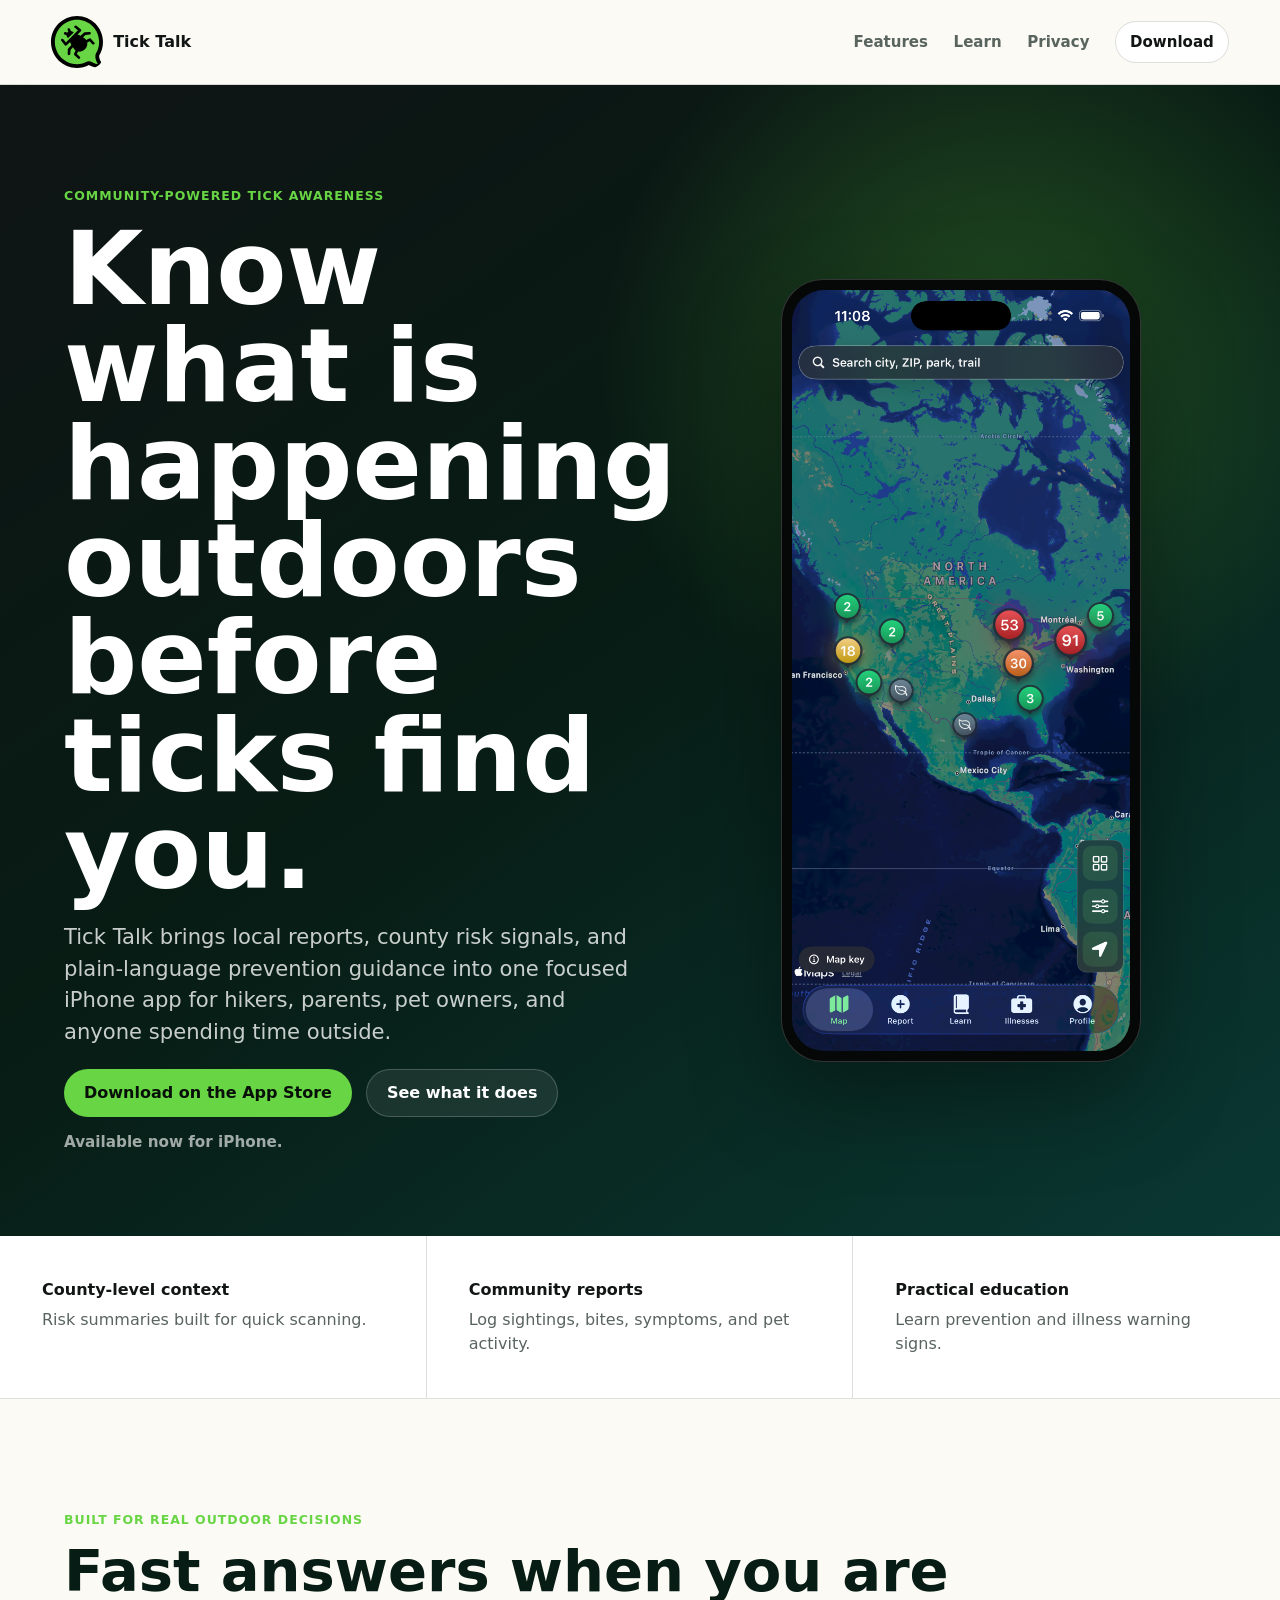
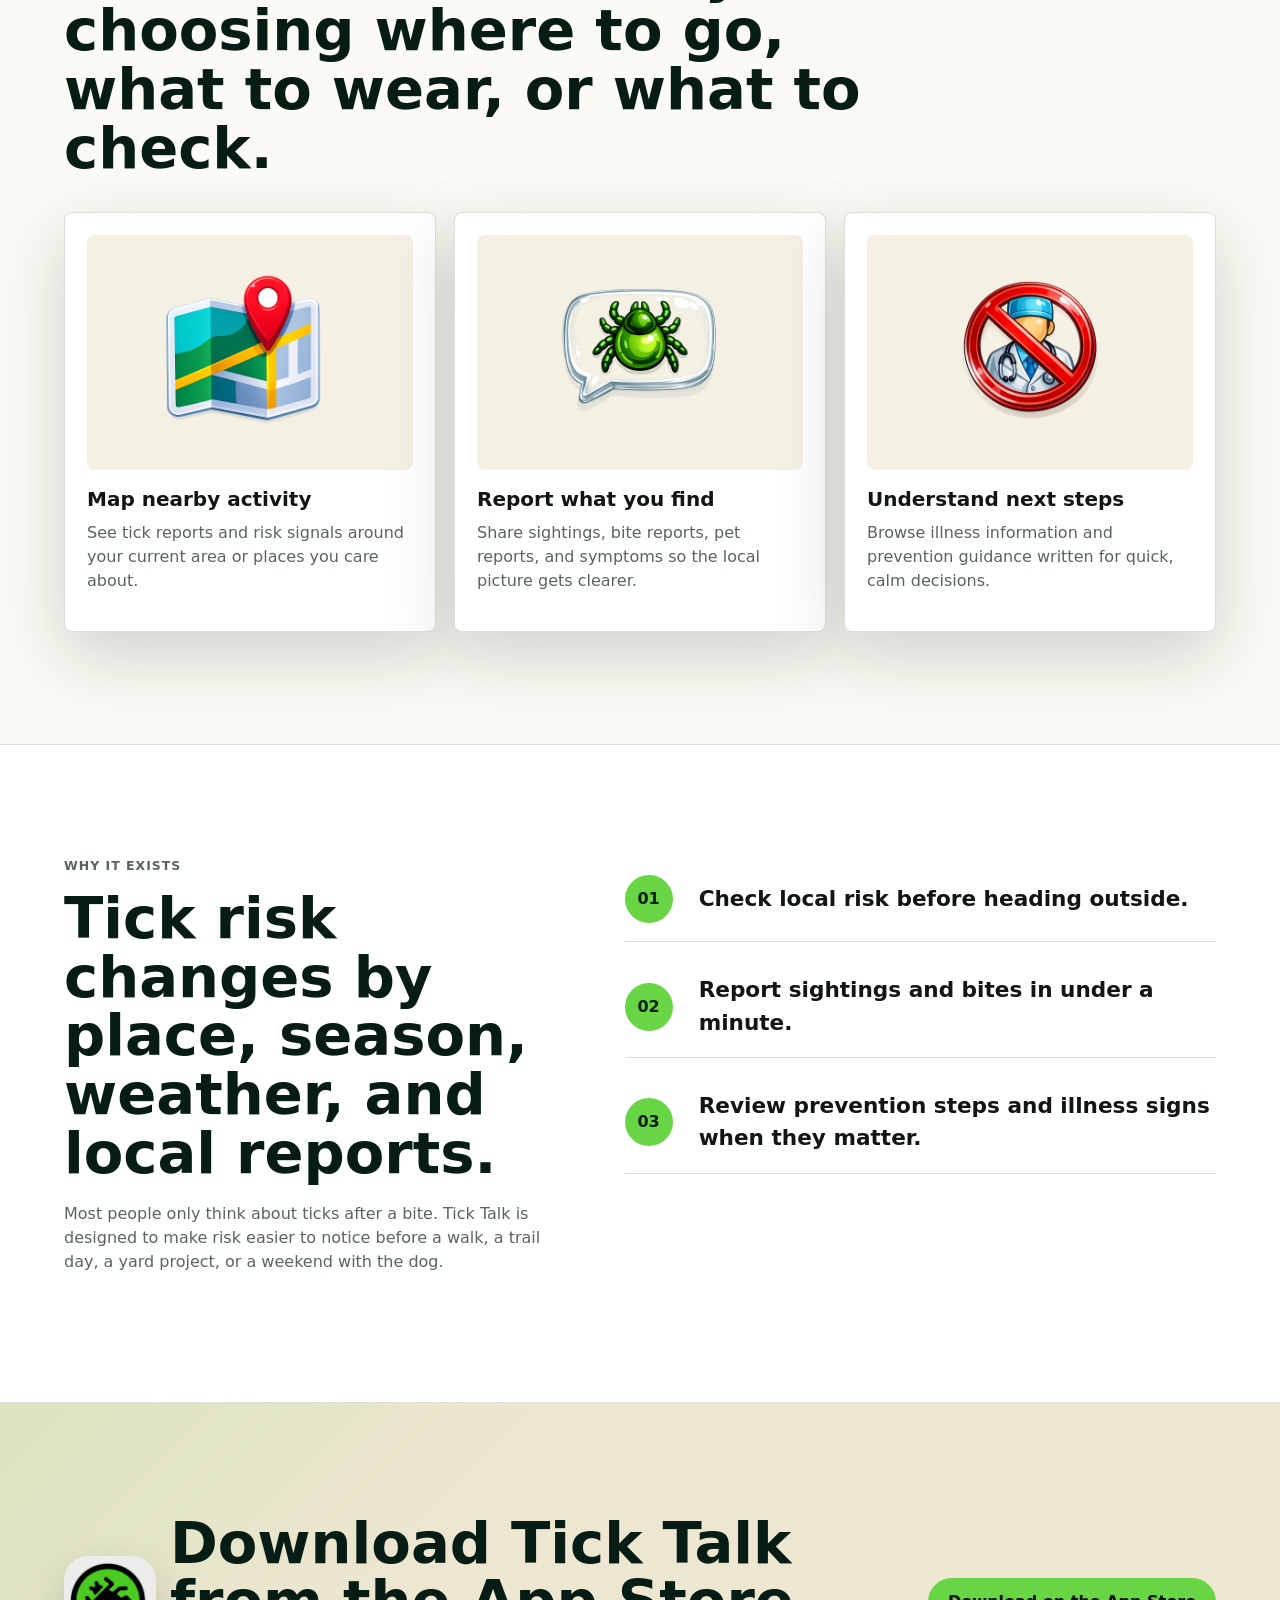
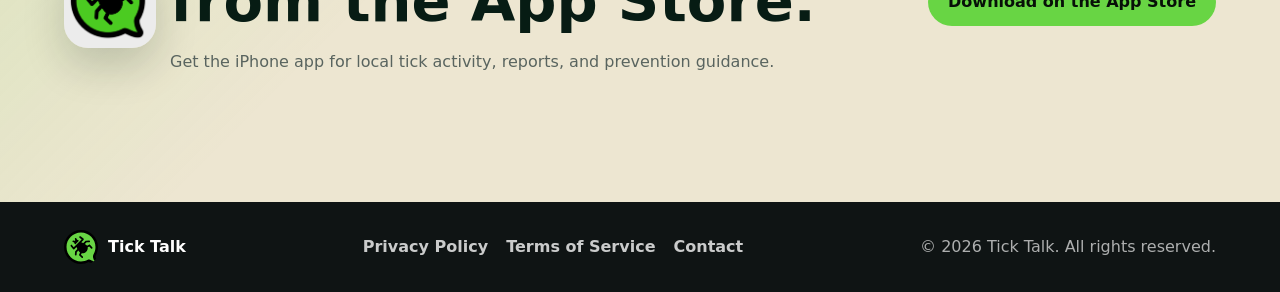
<file: index.html>
<!doctype html>
<html lang="en">
  <head>
    <meta charset="utf-8">
    <meta name="viewport" content="width=device-width, initial-scale=1">
    <title>Tick Talk | Local tick risk, reports, and prevention</title>
    <meta name="description" content="Tick Talk helps you understand local tick activity, report sightings and bites, and learn practical prevention steps.">
    <link rel="icon" href="assets/appicon.png">
    <link rel="stylesheet" href="styles.css">
  </head>
  <body>
    <header class="site-header">
      <a class="brand" href="index.html" aria-label="Tick Talk home">
        <img class="brand-logo" src="assets/logo.svg" alt="Tick Talk logo" width="52" height="52">
        <span>Tick Talk</span>
      </a>
      <nav aria-label="Primary navigation">
        <a href="#features">Features</a>
        <a href="#learn">Learn</a>
        <a href="privacy.html">Privacy</a>
        <a class="nav-cta app-store-link" href="https://apps.apple.com/us/app/tick-talk-tick-tracker/id6772322174">Download</a>
      </nav>
    </header>

    <main>
      <section class="hero">
        <div class="hero-copy">
          <p class="eyebrow">Community-powered tick awareness</p>
          <h1>Know what is happening outdoors before ticks find you.</h1>
          <p class="hero-text">Tick Talk brings local reports, county risk signals, and plain-language prevention guidance into one focused iPhone app for hikers, parents, pet owners, and anyone spending time outside.</p>
          <div class="hero-actions" id="download">
            <a class="button primary app-store-link" href="https://apps.apple.com/us/app/tick-talk-tick-tracker/id6772322174">Download on the App Store</a>
            <a class="button secondary" href="#features">See what it does</a>
          </div>
          <p class="store-note">Available now for iPhone.</p>
        </div>
        <div class="phone-stage" aria-label="Tick Talk app preview">
          <div class="phone">
            <img class="app-screenshot" src="assets/app-screenshot.png" alt="Tick Talk app map showing community tick activity across North America">
          </div>
        </div>
      </section>

      <section class="proof-strip" aria-label="Tick Talk highlights">
        <div>
          <strong>County-level context</strong>
          <span>Risk summaries built for quick scanning.</span>
        </div>
        <div>
          <strong>Community reports</strong>
          <span>Log sightings, bites, symptoms, and pet activity.</span>
        </div>
        <div>
          <strong>Practical education</strong>
          <span>Learn prevention and illness warning signs.</span>
        </div>
      </section>

      <section class="section" id="features">
        <div class="section-heading">
          <p class="eyebrow">Built for real outdoor decisions</p>
          <h2>Fast answers when you are choosing where to go, what to wear, or what to check.</h2>
        </div>
        <div class="feature-grid">
          <article class="feature">
            <img src="assets/onboarding-map.png" alt="Map illustration showing local tick activity">
            <h3>Map nearby activity</h3>
            <p>See tick reports and risk signals around your current area or places you care about.</p>
          </article>
          <article class="feature">
            <img src="assets/onboarding-report.png" alt="Report illustration showing a tick report workflow">
            <h3>Report what you find</h3>
            <p>Share sightings, bite reports, pet reports, and symptoms so the local picture gets clearer.</p>
          </article>
          <article class="feature">
            <img src="assets/onboarding-medical.png" alt="Medical illustration showing illness guidance">
            <h3>Understand next steps</h3>
            <p>Browse illness information and prevention guidance written for quick, calm decisions.</p>
          </article>
        </div>
      </section>

      <section class="split-section" id="learn">
        <div>
          <p class="eyebrow">Why it exists</p>
          <h2>Tick risk changes by place, season, weather, and local reports.</h2>
          <p>Most people only think about ticks after a bite. Tick Talk is designed to make risk easier to notice before a walk, a trail day, a yard project, or a weekend with the dog.</p>
        </div>
        <div class="checklist">
          <div>
            <span>01</span>
            <p>Check local risk before heading outside.</p>
          </div>
          <div>
            <span>02</span>
            <p>Report sightings and bites in under a minute.</p>
          </div>
          <div>
            <span>03</span>
            <p>Review prevention steps and illness signs when they matter.</p>
          </div>
        </div>
      </section>

      <section class="cta-section">
        <img src="assets/appicon.png" alt="" width="92" height="92">
        <div>
          <h2>Download Tick Talk from the App Store.</h2>
          <p>Get the iPhone app for local tick activity, reports, and prevention guidance.</p>
        </div>
        <a class="button primary app-store-link" href="https://apps.apple.com/us/app/tick-talk-tick-tracker/id6772322174">Download on the App Store</a>
      </section>
    </main>

    <footer class="site-footer">
      <a class="brand footer-brand" href="index.html">
        <img src="assets/logo.svg" alt="" width="34" height="34">
        <span>Tick Talk</span>
      </a>
      <div class="footer-links">
        <a href="privacy.html">Privacy Policy</a>
        <a href="terms.html">Terms of Service</a>
        <a href="mailto:hello@ticktalk.app">Contact</a>
      </div>
      <p>&copy; 2026 Tick Talk. All rights reserved.</p>
    </footer>
  </body>
</html>
</file>
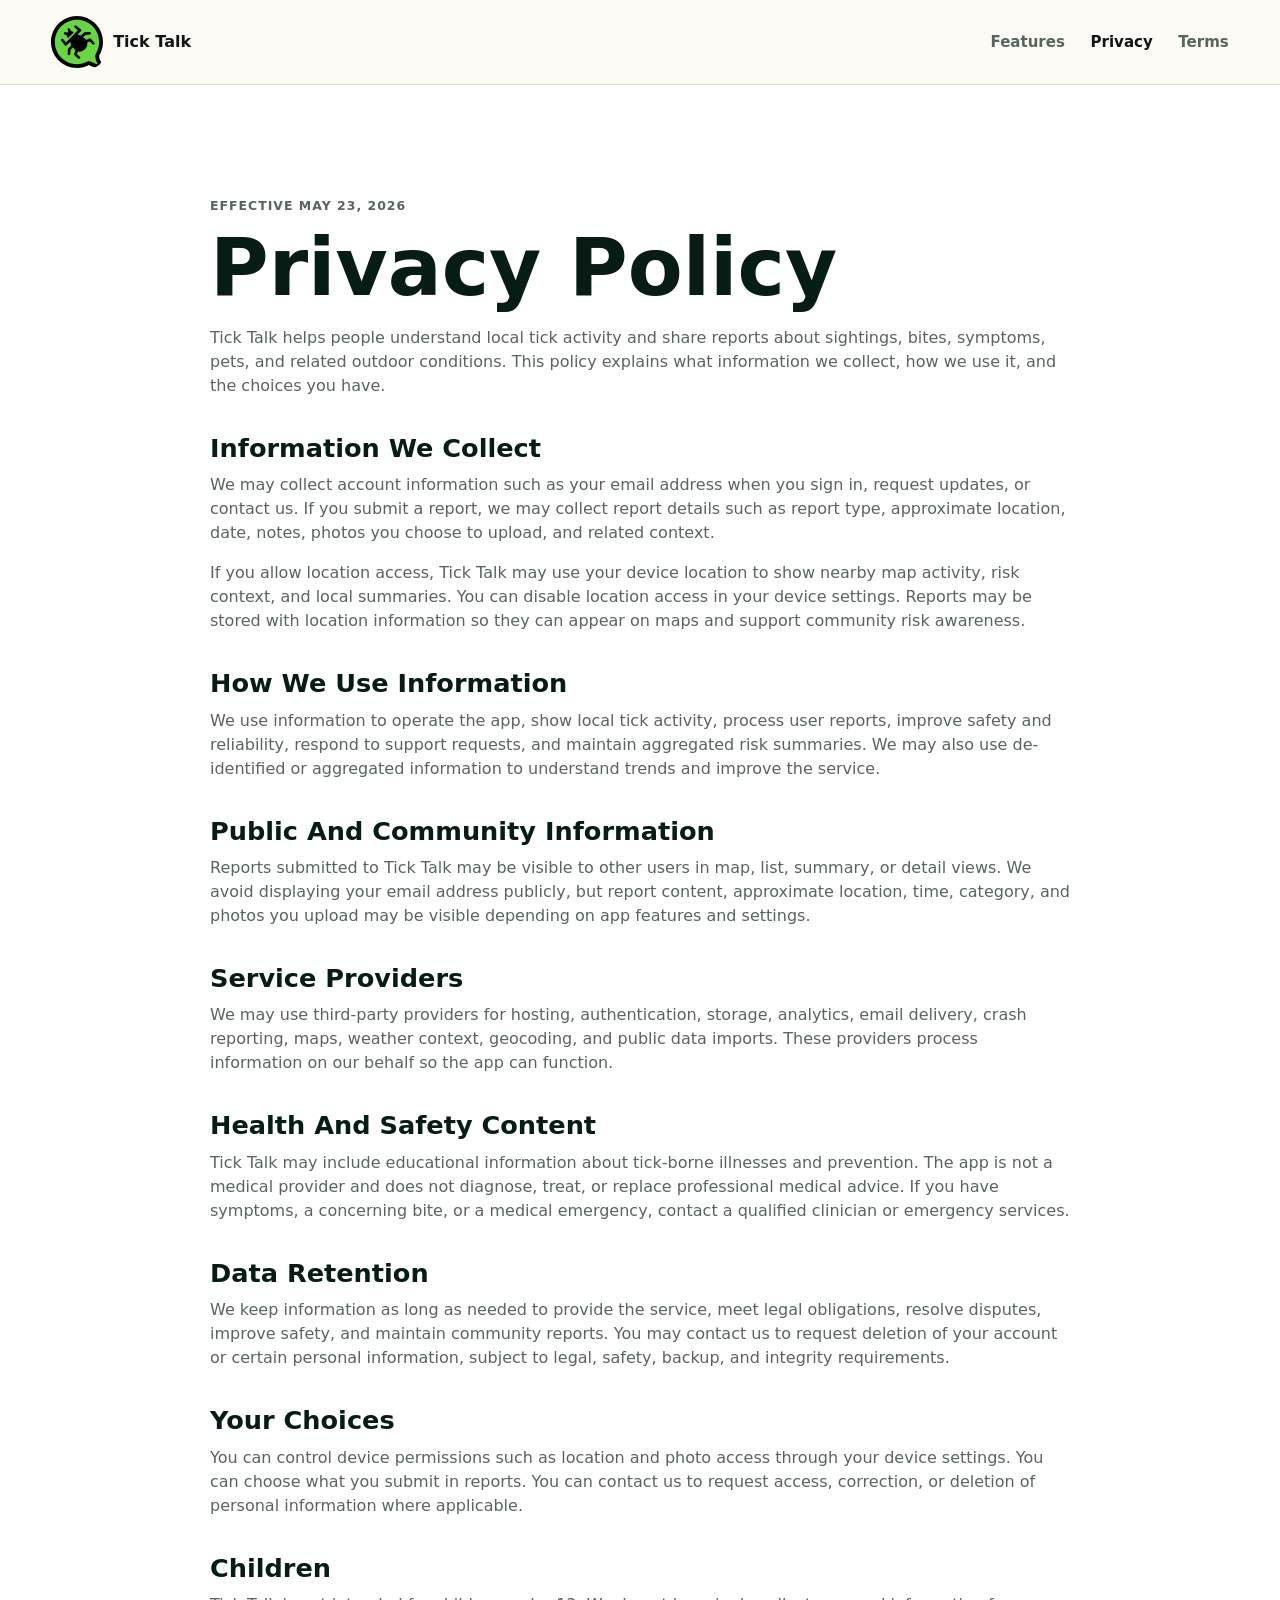
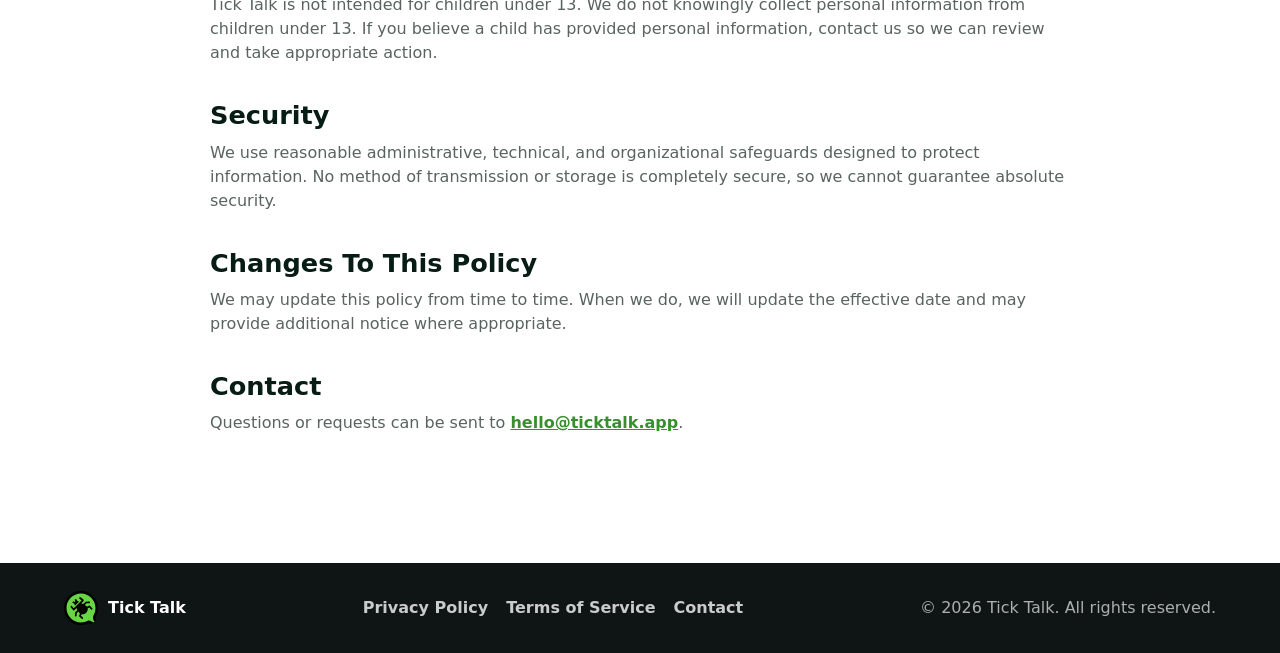
<file: privacy.html>
<!doctype html>
<html lang="en">
  <head>
    <meta charset="utf-8">
    <meta name="viewport" content="width=device-width, initial-scale=1">
    <title>Privacy Policy | Tick Talk</title>
    <meta name="description" content="Tick Talk Privacy Policy">
    <link rel="icon" href="assets/appicon.png">
    <link rel="stylesheet" href="styles.css">
  </head>
  <body>
    <header class="site-header">
      <a class="brand" href="index.html" aria-label="Tick Talk home">
        <img class="brand-logo" src="assets/logo.svg" alt="Tick Talk logo" width="52" height="52">
        <span>Tick Talk</span>
      </a>
      <nav aria-label="Primary navigation">
        <a href="index.html#features">Features</a>
        <a href="privacy.html" aria-current="page">Privacy</a>
        <a href="terms.html">Terms</a>
      </nav>
    </header>

    <main class="legal-page">
      <article class="legal-document">
        <p class="eyebrow">Effective May 23, 2026</p>
        <h1>Privacy Policy</h1>
        <p>Tick Talk helps people understand local tick activity and share reports about sightings, bites, symptoms, pets, and related outdoor conditions. This policy explains what information we collect, how we use it, and the choices you have.</p>

        <h2>Information We Collect</h2>
        <p>We may collect account information such as your email address when you sign in, request updates, or contact us. If you submit a report, we may collect report details such as report type, approximate location, date, notes, photos you choose to upload, and related context.</p>
        <p>If you allow location access, Tick Talk may use your device location to show nearby map activity, risk context, and local summaries. You can disable location access in your device settings. Reports may be stored with location information so they can appear on maps and support community risk awareness.</p>

        <h2>How We Use Information</h2>
        <p>We use information to operate the app, show local tick activity, process user reports, improve safety and reliability, respond to support requests, and maintain aggregated risk summaries. We may also use de-identified or aggregated information to understand trends and improve the service.</p>

        <h2>Public And Community Information</h2>
        <p>Reports submitted to Tick Talk may be visible to other users in map, list, summary, or detail views. We avoid displaying your email address publicly, but report content, approximate location, time, category, and photos you upload may be visible depending on app features and settings.</p>

        <h2>Service Providers</h2>
        <p>We may use third-party providers for hosting, authentication, storage, analytics, email delivery, crash reporting, maps, weather context, geocoding, and public data imports. These providers process information on our behalf so the app can function.</p>

        <h2>Health And Safety Content</h2>
        <p>Tick Talk may include educational information about tick-borne illnesses and prevention. The app is not a medical provider and does not diagnose, treat, or replace professional medical advice. If you have symptoms, a concerning bite, or a medical emergency, contact a qualified clinician or emergency services.</p>

        <h2>Data Retention</h2>
        <p>We keep information as long as needed to provide the service, meet legal obligations, resolve disputes, improve safety, and maintain community reports. You may contact us to request deletion of your account or certain personal information, subject to legal, safety, backup, and integrity requirements.</p>

        <h2>Your Choices</h2>
        <p>You can control device permissions such as location and photo access through your device settings. You can choose what you submit in reports. You can contact us to request access, correction, or deletion of personal information where applicable.</p>

        <h2>Children</h2>
        <p>Tick Talk is not intended for children under 13. We do not knowingly collect personal information from children under 13. If you believe a child has provided personal information, contact us so we can review and take appropriate action.</p>

        <h2>Security</h2>
        <p>We use reasonable administrative, technical, and organizational safeguards designed to protect information. No method of transmission or storage is completely secure, so we cannot guarantee absolute security.</p>

        <h2>Changes To This Policy</h2>
        <p>We may update this policy from time to time. When we do, we will update the effective date and may provide additional notice where appropriate.</p>

        <h2>Contact</h2>
        <p>Questions or requests can be sent to <a href="mailto:hello@ticktalk.app">hello@ticktalk.app</a>.</p>
      </article>
    </main>

    <footer class="site-footer">
      <a class="brand footer-brand" href="index.html">
        <img src="assets/logo.svg" alt="" width="34" height="34">
        <span>Tick Talk</span>
      </a>
      <div class="footer-links">
        <a href="privacy.html">Privacy Policy</a>
        <a href="terms.html">Terms of Service</a>
        <a href="mailto:hello@ticktalk.app">Contact</a>
      </div>
      <p>&copy; 2026 Tick Talk. All rights reserved.</p>
    </footer>
  </body>
</html>
</file>
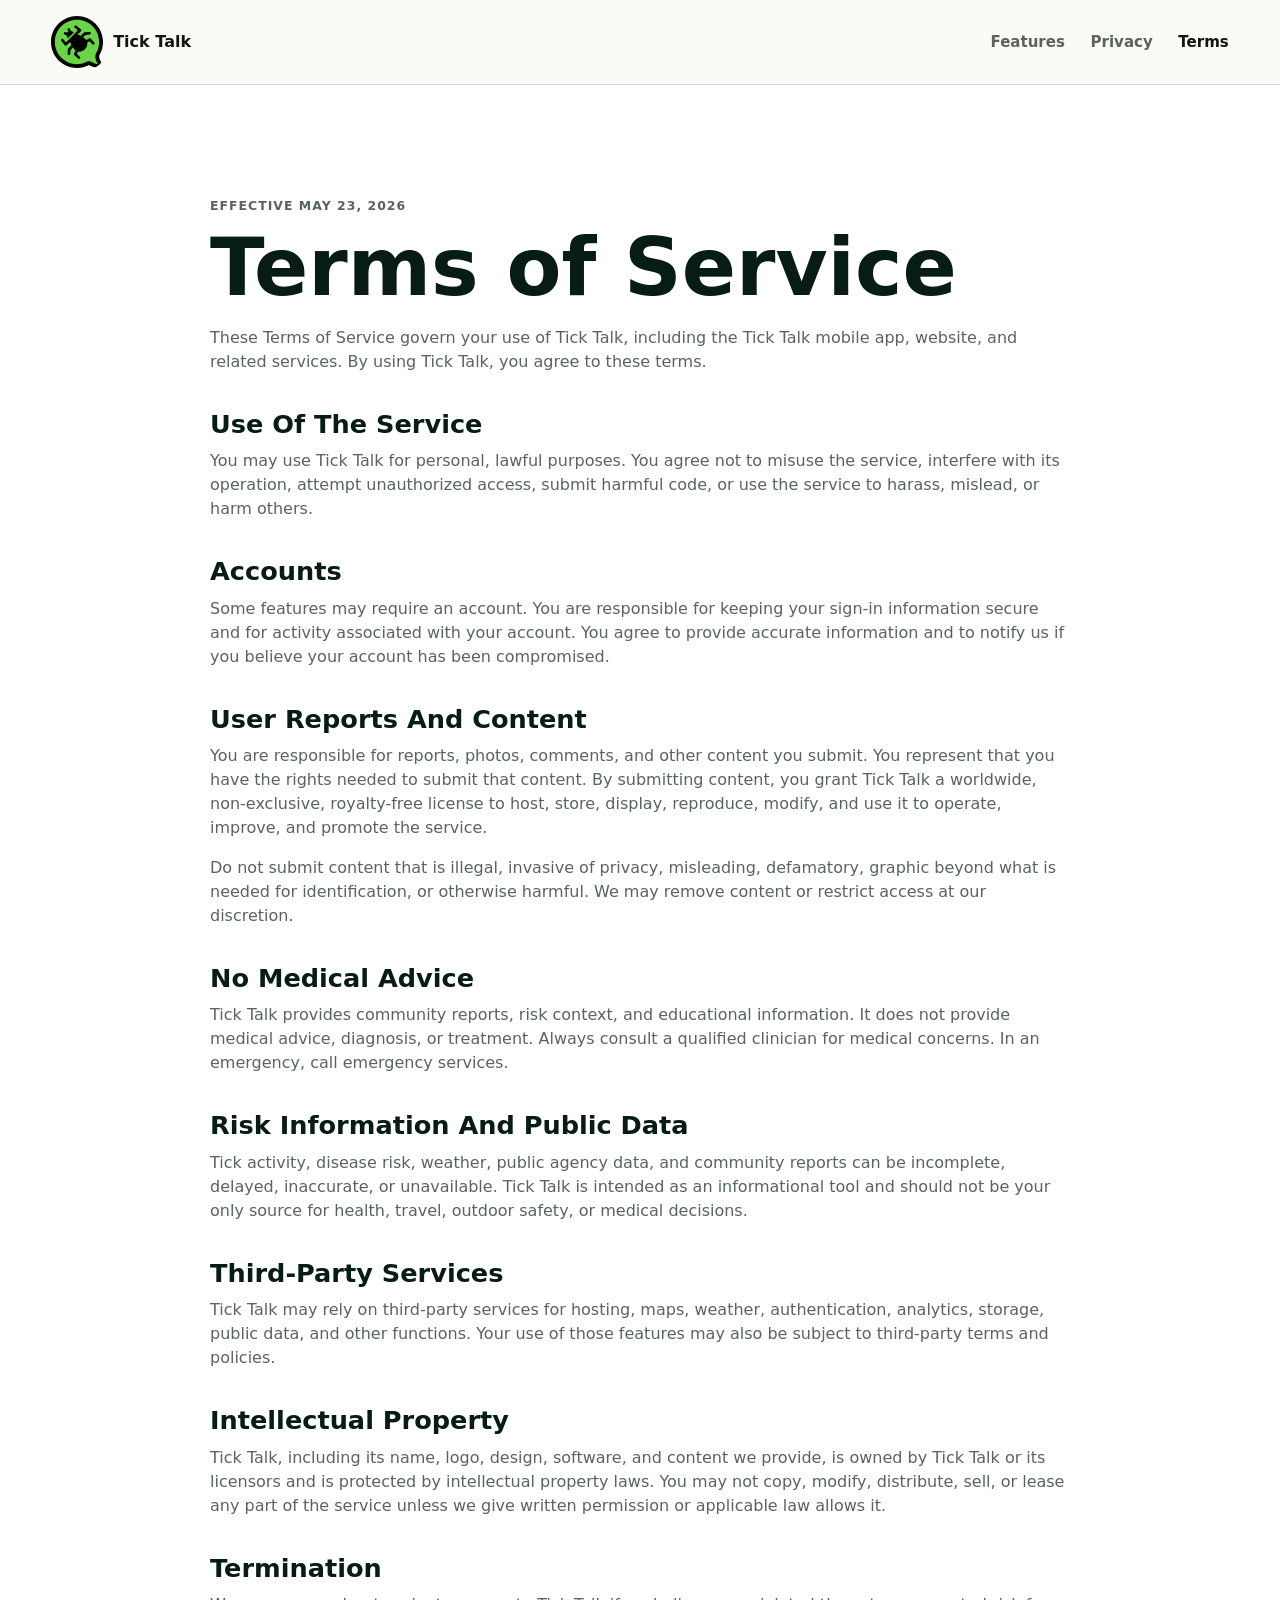
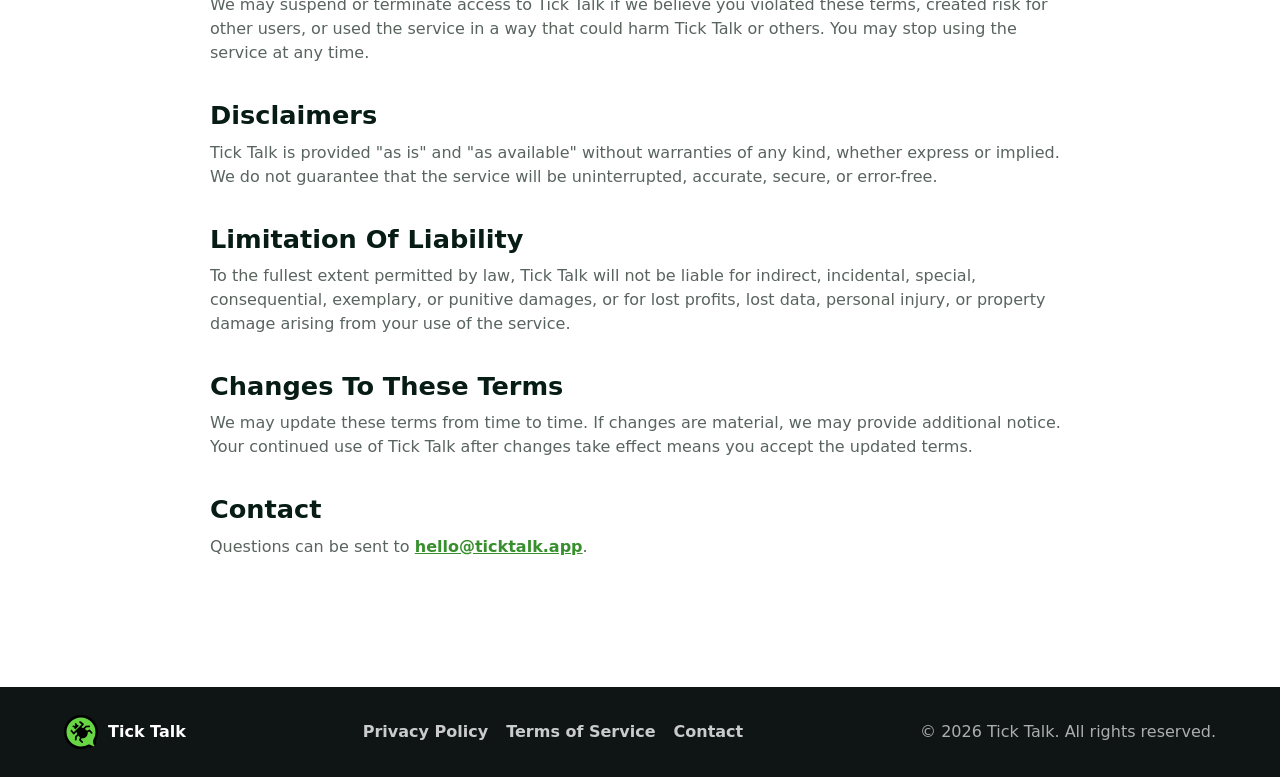
<file: terms.html>
<!doctype html>
<html lang="en">
  <head>
    <meta charset="utf-8">
    <meta name="viewport" content="width=device-width, initial-scale=1">
    <title>Terms of Service | Tick Talk</title>
    <meta name="description" content="Tick Talk Terms of Service">
    <link rel="icon" href="assets/appicon.png">
    <link rel="stylesheet" href="styles.css">
  </head>
  <body>
    <header class="site-header">
      <a class="brand" href="index.html" aria-label="Tick Talk home">
        <img class="brand-logo" src="assets/logo.svg" alt="Tick Talk logo" width="52" height="52">
        <span>Tick Talk</span>
      </a>
      <nav aria-label="Primary navigation">
        <a href="index.html#features">Features</a>
        <a href="privacy.html">Privacy</a>
        <a href="terms.html" aria-current="page">Terms</a>
      </nav>
    </header>

    <main class="legal-page">
      <article class="legal-document">
        <p class="eyebrow">Effective May 23, 2026</p>
        <h1>Terms of Service</h1>
        <p>These Terms of Service govern your use of Tick Talk, including the Tick Talk mobile app, website, and related services. By using Tick Talk, you agree to these terms.</p>

        <h2>Use Of The Service</h2>
        <p>You may use Tick Talk for personal, lawful purposes. You agree not to misuse the service, interfere with its operation, attempt unauthorized access, submit harmful code, or use the service to harass, mislead, or harm others.</p>

        <h2>Accounts</h2>
        <p>Some features may require an account. You are responsible for keeping your sign-in information secure and for activity associated with your account. You agree to provide accurate information and to notify us if you believe your account has been compromised.</p>

        <h2>User Reports And Content</h2>
        <p>You are responsible for reports, photos, comments, and other content you submit. You represent that you have the rights needed to submit that content. By submitting content, you grant Tick Talk a worldwide, non-exclusive, royalty-free license to host, store, display, reproduce, modify, and use it to operate, improve, and promote the service.</p>
        <p>Do not submit content that is illegal, invasive of privacy, misleading, defamatory, graphic beyond what is needed for identification, or otherwise harmful. We may remove content or restrict access at our discretion.</p>

        <h2>No Medical Advice</h2>
        <p>Tick Talk provides community reports, risk context, and educational information. It does not provide medical advice, diagnosis, or treatment. Always consult a qualified clinician for medical concerns. In an emergency, call emergency services.</p>

        <h2>Risk Information And Public Data</h2>
        <p>Tick activity, disease risk, weather, public agency data, and community reports can be incomplete, delayed, inaccurate, or unavailable. Tick Talk is intended as an informational tool and should not be your only source for health, travel, outdoor safety, or medical decisions.</p>

        <h2>Third-Party Services</h2>
        <p>Tick Talk may rely on third-party services for hosting, maps, weather, authentication, analytics, storage, public data, and other functions. Your use of those features may also be subject to third-party terms and policies.</p>

        <h2>Intellectual Property</h2>
        <p>Tick Talk, including its name, logo, design, software, and content we provide, is owned by Tick Talk or its licensors and is protected by intellectual property laws. You may not copy, modify, distribute, sell, or lease any part of the service unless we give written permission or applicable law allows it.</p>

        <h2>Termination</h2>
        <p>We may suspend or terminate access to Tick Talk if we believe you violated these terms, created risk for other users, or used the service in a way that could harm Tick Talk or others. You may stop using the service at any time.</p>

        <h2>Disclaimers</h2>
        <p>Tick Talk is provided "as is" and "as available" without warranties of any kind, whether express or implied. We do not guarantee that the service will be uninterrupted, accurate, secure, or error-free.</p>

        <h2>Limitation Of Liability</h2>
        <p>To the fullest extent permitted by law, Tick Talk will not be liable for indirect, incidental, special, consequential, exemplary, or punitive damages, or for lost profits, lost data, personal injury, or property damage arising from your use of the service.</p>

        <h2>Changes To These Terms</h2>
        <p>We may update these terms from time to time. If changes are material, we may provide additional notice. Your continued use of Tick Talk after changes take effect means you accept the updated terms.</p>

        <h2>Contact</h2>
        <p>Questions can be sent to <a href="mailto:hello@ticktalk.app">hello@ticktalk.app</a>.</p>
      </article>
    </main>

    <footer class="site-footer">
      <a class="brand footer-brand" href="index.html">
        <img src="assets/logo.svg" alt="" width="34" height="34">
        <span>Tick Talk</span>
      </a>
      <div class="footer-links">
        <a href="privacy.html">Privacy Policy</a>
        <a href="terms.html">Terms of Service</a>
        <a href="mailto:hello@ticktalk.app">Contact</a>
      </div>
      <p>&copy; 2026 Tick Talk. All rights reserved.</p>
    </footer>
  </body>
</html>
</file>
<file: styles.css>
:root {
  --forest: #071c14;
  --charcoal: #0f1414;
  --teal: #0a3833;
  --leaf: #68d544;
  --leaf-dark: #378f2d;
  --amber: #faa92e;
  --cream: #ede6d1;
  --paper: #fbfaf4;
  --ink: #111615;
  --muted: #59645f;
  --line: rgba(17, 22, 21, 0.14);
  --shadow: 0 24px 70px rgba(6, 28, 19, 0.18);
}

* {
  box-sizing: border-box;
}

html {
  scroll-behavior: smooth;
}

body {
  margin: 0;
  color: var(--ink);
  background: var(--paper);
  font-family: Inter, ui-sans-serif, system-ui, -apple-system, BlinkMacSystemFont, "Segoe UI", sans-serif;
  line-height: 1.5;
}

img {
  display: block;
  max-width: 100%;
}

a {
  color: inherit;
}

.site-header {
  position: sticky;
  top: 0;
  z-index: 20;
  display: flex;
  align-items: center;
  justify-content: space-between;
  gap: 24px;
  padding: 16px clamp(18px, 4vw, 56px);
  background: rgba(251, 250, 244, 0.9);
  border-bottom: 1px solid var(--line);
  backdrop-filter: blur(18px);
}

.brand {
  display: inline-flex;
  align-items: center;
  gap: 10px;
  color: var(--ink);
  font-weight: 850;
  text-decoration: none;
  white-space: nowrap;
}

.brand-logo {
  width: 52px;
  height: 52px;
}

.brand img {
  border-radius: 12px;
}

nav {
  display: flex;
  align-items: center;
  gap: clamp(12px, 2vw, 26px);
  color: var(--muted);
  font-size: 0.94rem;
  font-weight: 700;
}

nav a {
  text-decoration: none;
}

nav a:hover,
nav a[aria-current="page"] {
  color: var(--ink);
}

.nav-cta {
  color: var(--ink);
  padding: 9px 14px;
  border: 1px solid var(--line);
  border-radius: 999px;
  background: #ffffff;
}

.hero {
  min-height: calc(100svh - 78px);
  display: grid;
  grid-template-columns: minmax(0, 1.05fr) minmax(320px, 0.95fr);
  align-items: center;
  gap: clamp(34px, 6vw, 90px);
  padding: clamp(56px, 8vw, 104px) clamp(18px, 5vw, 72px) clamp(42px, 7vw, 82px);
  color: #ffffff;
  background:
    radial-gradient(circle at 78% 24%, rgba(104, 213, 68, 0.28), transparent 30%),
    linear-gradient(145deg, var(--charcoal), var(--forest) 48%, var(--teal));
}

.hero-copy {
  max-width: 720px;
}

.eyebrow {
  margin: 0 0 14px;
  color: var(--leaf);
  font-size: 0.78rem;
  font-weight: 850;
  letter-spacing: 0.08em;
  text-transform: uppercase;
}

h1,
h2,
h3,
p {
  margin-top: 0;
}

h1 {
  margin-bottom: 20px;
  max-width: 760px;
  font-size: clamp(3.1rem, 8vw, 6.8rem);
  line-height: 0.95;
  letter-spacing: 0;
}

h2 {
  margin-bottom: 18px;
  font-size: clamp(2rem, 4.5vw, 4.1rem);
  line-height: 1.02;
  letter-spacing: 0;
}

h3 {
  margin-bottom: 10px;
  font-size: 1.25rem;
  line-height: 1.15;
  letter-spacing: 0;
}

.hero-text {
  max-width: 650px;
  color: rgba(255, 255, 255, 0.78);
  font-size: clamp(1.08rem, 2vw, 1.32rem);
}

.hero-actions,
.cta-section {
  display: flex;
  align-items: center;
  gap: 14px;
  flex-wrap: wrap;
}

.button {
  display: inline-flex;
  align-items: center;
  justify-content: center;
  min-height: 48px;
  padding: 0 20px;
  border-radius: 999px;
  font-weight: 850;
  text-decoration: none;
  transition: transform 160ms ease, background-color 160ms ease, border-color 160ms ease;
}

.button:hover {
  transform: translateY(-1px);
}

.button.primary {
  color: #071008;
  background: var(--leaf);
}

.button.secondary {
  color: #ffffff;
  border: 1px solid rgba(255, 255, 255, 0.2);
  background: rgba(255, 255, 255, 0.08);
}

.store-note {
  margin: 14px 0 0;
  color: rgba(255, 255, 255, 0.62);
  font-size: 0.95rem;
  font-weight: 700;
}

.phone-stage {
  display: grid;
  place-items: center;
  min-height: 520px;
}

.phone {
  width: min(360px, 86vw);
  aspect-ratio: 1320 / 2868;
  padding: 10px;
  border: 1px solid rgba(255, 255, 255, 0.18);
  border-radius: 42px;
  background: #050807;
  box-shadow: 0 34px 90px rgba(0, 0, 0, 0.36);
}

.app-screenshot {
  width: 100%;
  height: 100%;
  object-fit: cover;
  border-radius: 32px;
}

.proof-strip {
  display: grid;
  grid-template-columns: repeat(3, 1fr);
  border-bottom: 1px solid var(--line);
  background: #ffffff;
}

.proof-strip div {
  padding: clamp(24px, 4vw, 42px);
  border-right: 1px solid var(--line);
}

.proof-strip div:last-child {
  border-right: 0;
}

.proof-strip strong,
.proof-strip span {
  display: block;
}

.proof-strip span {
  margin-top: 6px;
  color: var(--muted);
}

.section,
.split-section,
.cta-section,
.legal-page {
  padding: clamp(62px, 9vw, 112px) clamp(18px, 5vw, 72px);
}

.section-heading {
  max-width: 900px;
  margin-bottom: 34px;
}

.section-heading h2,
.split-section h2,
.cta-section h2 {
  color: var(--forest);
}

.feature-grid {
  display: grid;
  grid-template-columns: repeat(3, 1fr);
  gap: 18px;
}

.feature {
  min-height: 100%;
  padding: 22px;
  border: 1px solid var(--line);
  border-radius: 8px;
  background: #ffffff;
  box-shadow: var(--shadow);
}

.feature img {
  width: 100%;
  aspect-ratio: 1 / 0.72;
  object-fit: contain;
  margin-bottom: 18px;
  border-radius: 8px;
  background: #f4f0e3;
}

.feature p,
.split-section p,
.cta-section p,
.legal-document p {
  color: var(--muted);
}

.split-section {
  display: grid;
  grid-template-columns: minmax(0, 0.9fr) minmax(320px, 1.1fr);
  gap: clamp(28px, 6vw, 82px);
  align-items: start;
  background: #ffffff;
  border-top: 1px solid var(--line);
  border-bottom: 1px solid var(--line);
}

.checklist {
  display: grid;
  gap: 14px;
}

.checklist div {
  display: grid;
  grid-template-columns: 58px 1fr;
  align-items: center;
  gap: 16px;
  padding: 18px 0;
  border-bottom: 1px solid var(--line);
}

.checklist span {
  display: grid;
  place-items: center;
  width: 48px;
  height: 48px;
  color: var(--forest);
  font-weight: 900;
  border-radius: 50%;
  background: var(--leaf);
}

.checklist p {
  margin: 0;
  color: var(--ink);
  font-size: clamp(1.1rem, 2vw, 1.35rem);
  font-weight: 800;
}

.cta-section {
  justify-content: space-between;
  background:
    linear-gradient(135deg, rgba(104, 213, 68, 0.14), transparent 34%),
    var(--cream);
}

.cta-section img {
  border-radius: 24px;
  box-shadow: 0 18px 42px rgba(6, 28, 19, 0.18);
}

.cta-section div {
  flex: 1 1 420px;
}

.site-footer {
  display: flex;
  align-items: center;
  justify-content: space-between;
  gap: 22px;
  flex-wrap: wrap;
  padding: 28px clamp(18px, 5vw, 72px);
  color: rgba(255, 255, 255, 0.66);
  background: var(--charcoal);
}

.footer-brand {
  color: #ffffff;
}

.footer-links {
  display: flex;
  align-items: center;
  gap: 18px;
  flex-wrap: wrap;
}

.footer-links a {
  color: rgba(255, 255, 255, 0.78);
  font-weight: 700;
  text-decoration: none;
}

.site-footer p {
  margin: 0;
}

.legal-page {
  background: #ffffff;
}

.legal-document {
  max-width: 860px;
  margin: 0 auto;
}

.legal-document h1 {
  color: var(--forest);
  font-size: clamp(2.6rem, 7vw, 5rem);
}

.legal-document h2 {
  margin-top: 36px;
  margin-bottom: 10px;
  color: var(--forest);
  font-size: clamp(1.35rem, 2vw, 1.8rem);
  line-height: 1.15;
}

.legal-document a {
  color: var(--leaf-dark);
  font-weight: 800;
}

@media (max-width: 900px) {
  .site-header {
    align-items: flex-start;
    flex-direction: column;
  }

  nav {
    width: 100%;
    overflow-x: auto;
    padding-bottom: 2px;
  }

  .hero,
  .split-section {
    grid-template-columns: 1fr;
  }

  .phone-stage {
    min-height: 430px;
  }

  .phone {
    width: min(300px, 78vw);
  }

  .proof-strip,
  .feature-grid {
    grid-template-columns: 1fr;
  }

  .proof-strip div {
    border-right: 0;
    border-bottom: 1px solid var(--line);
  }

  .proof-strip div:last-child {
    border-bottom: 0;
  }
}

@media (max-width: 560px) {
  .site-header {
    position: static;
  }

  nav {
    font-size: 0.88rem;
  }

  .nav-cta {
    display: none;
  }

  .hero {
    min-height: auto;
    padding-top: 42px;
  }

  .hero-actions .button,
  .cta-section .button {
    width: 100%;
  }

  .phone-stage {
    min-height: 360px;
  }

  .phone {
    width: min(260px, 86vw);
  }

  .checklist div {
    grid-template-columns: 46px 1fr;
  }

  .checklist span {
    width: 40px;
    height: 40px;
    font-size: 0.9rem;
  }

  .site-footer {
    align-items: flex-start;
    flex-direction: column;
  }
}
</file>
